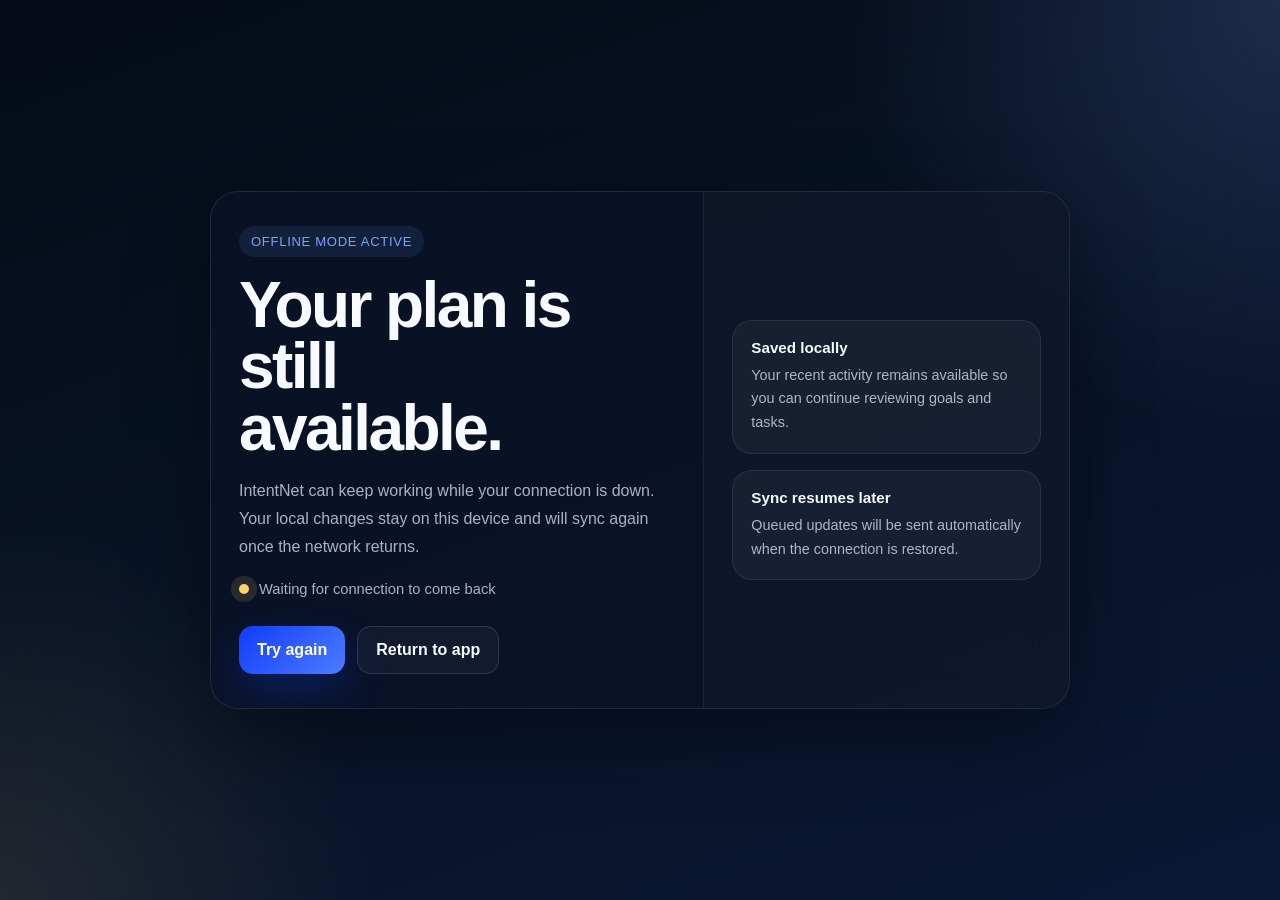
<file: frontend/public/offline.html>
<!DOCTYPE html>
<html lang="en">
<head>
  <meta charset="UTF-8">
  <meta name="viewport" content="width=device-width, initial-scale=1.0">
  <meta name="theme-color" content="#113cfc">
  <meta name="description" content="IntentNet offline experience">
  <title>Offline | IntentNet</title>
  <style>
    :root {
      --bg: #071223;
      --panel: rgba(10, 19, 39, 0.82);
      --border: rgba(255, 255, 255, 0.1);
      --text: #f7fbff;
      --muted: rgba(233, 240, 255, 0.72);
      --accent: #113cfc;
      --accent-soft: #7aa2ff;
      --warm: #ffd166;
      --font: "Avenir Next", "Segoe UI Variable", "Helvetica Neue", sans-serif;
      --shadow: 0 28px 80px rgba(0, 0, 0, 0.35);
    }

    * {
      box-sizing: border-box;
    }

    body {
      min-height: 100vh;
      margin: 0;
      display: grid;
      place-items: center;
      padding: 24px;
      font-family: var(--font);
      color: var(--text);
      background:
        radial-gradient(circle at top right, rgba(122, 162, 255, 0.18), transparent 28%),
        radial-gradient(circle at bottom left, rgba(255, 209, 102, 0.1), transparent 24%),
        linear-gradient(160deg, #050b17 0%, #071223 40%, #0b1834 100%);
    }

    .offline-shell {
      width: min(100%, 860px);
      border-radius: 28px;
      border: 1px solid var(--border);
      background: var(--panel);
      backdrop-filter: blur(18px);
      box-shadow: var(--shadow);
      overflow: hidden;
    }

    .offline-grid {
      display: grid;
      grid-template-columns: minmax(0, 1.15fr) minmax(280px, 0.85fr);
    }

    .offline-copy,
    .offline-side {
      padding: 34px 28px;
    }

    .offline-copy {
      border-right: 1px solid rgba(255, 255, 255, 0.08);
    }

    .eyebrow {
      display: inline-flex;
      align-items: center;
      gap: 10px;
      padding: 8px 12px;
      border-radius: 999px;
      margin-bottom: 18px;
      color: var(--accent-soft);
      background: rgba(122, 162, 255, 0.1);
      font-size: 0.82rem;
      letter-spacing: 0.05em;
      text-transform: uppercase;
    }

    h1 {
      margin: 0;
      font-size: clamp(2.2rem, 6vw, 4rem);
      line-height: 0.96;
      letter-spacing: -0.04em;
      max-width: 10ch;
    }

    p {
      margin: 18px 0 0;
      color: var(--muted);
      font-size: 1rem;
      line-height: 1.75;
      max-width: 58ch;
    }

    .action-row {
      display: flex;
      flex-wrap: wrap;
      gap: 12px;
      margin-top: 28px;
    }

    .button {
      display: inline-flex;
      align-items: center;
      justify-content: center;
      min-height: 48px;
      padding: 0 18px;
      border-radius: 14px;
      font-weight: 600;
      text-decoration: none;
      transition: transform 0.2s ease, background 0.2s ease, border-color 0.2s ease;
    }

    .button:hover {
      transform: translateY(-1px);
    }

    .button-primary {
      color: white;
      background: linear-gradient(135deg, var(--accent) 0%, #4d7cff 100%);
      box-shadow: 0 18px 40px rgba(17, 60, 252, 0.25);
    }

    .button-secondary {
      color: var(--text);
      border: 1px solid rgba(255, 255, 255, 0.12);
      background: rgba(255, 255, 255, 0.04);
    }

    .offline-side {
      display: grid;
      align-content: center;
      gap: 16px;
      background: rgba(255, 255, 255, 0.02);
    }

    .side-card {
      padding: 18px;
      border-radius: 20px;
      border: 1px solid rgba(255, 255, 255, 0.08);
      background: rgba(255, 255, 255, 0.04);
    }

    .side-card strong {
      display: block;
      margin-bottom: 8px;
      font-size: 0.95rem;
    }

    .side-card span {
      color: var(--muted);
      font-size: 0.9rem;
      line-height: 1.65;
    }

    .status-row {
      display: inline-flex;
      align-items: center;
      gap: 10px;
      margin-top: 20px;
      color: var(--muted);
      font-size: 0.92rem;
    }

    .status-dot {
      width: 10px;
      height: 10px;
      border-radius: 50%;
      background: var(--warm);
      box-shadow: 0 0 0 8px rgba(255, 209, 102, 0.12);
    }

    @media (max-width: 820px) {
      .offline-grid {
        grid-template-columns: 1fr;
      }

      .offline-copy {
        border-right: 0;
        border-bottom: 1px solid rgba(255, 255, 255, 0.08);
      }
    }

    @media (max-width: 560px) {
      body {
        padding: 16px;
      }

      .offline-copy,
      .offline-side {
        padding: 22px 18px;
      }

      h1 {
        max-width: none;
      }

      .action-row {
        flex-direction: column;
      }

      .button {
        width: 100%;
      }
    }
  </style>
</head>
<body>
  <main class="offline-shell">
    <section class="offline-grid">
      <div class="offline-copy">
        <div class="eyebrow">Offline Mode Active</div>
        <h1>Your plan is still available.</h1>
        <p>
          IntentNet can keep working while your connection is down. Your local changes stay on this device and will sync again once the network returns.
        </p>

        <div class="status-row">
          <span class="status-dot" aria-hidden="true"></span>
          Waiting for connection to come back
        </div>

        <div class="action-row">
          <a class="button button-primary" href="/" onclick="window.location.reload(); return false;">Try again</a>
          <a class="button button-secondary" href="/">Return to app</a>
        </div>
      </div>

      <aside class="offline-side" aria-label="Offline details">
        <div class="side-card">
          <strong>Saved locally</strong>
          <span>Your recent activity remains available so you can continue reviewing goals and tasks.</span>
        </div>
        <div class="side-card">
          <strong>Sync resumes later</strong>
          <span>Queued updates will be sent automatically when the connection is restored.</span>
        </div>
      </aside>
    </section>
  </main>
</body>
</html>
</file>
